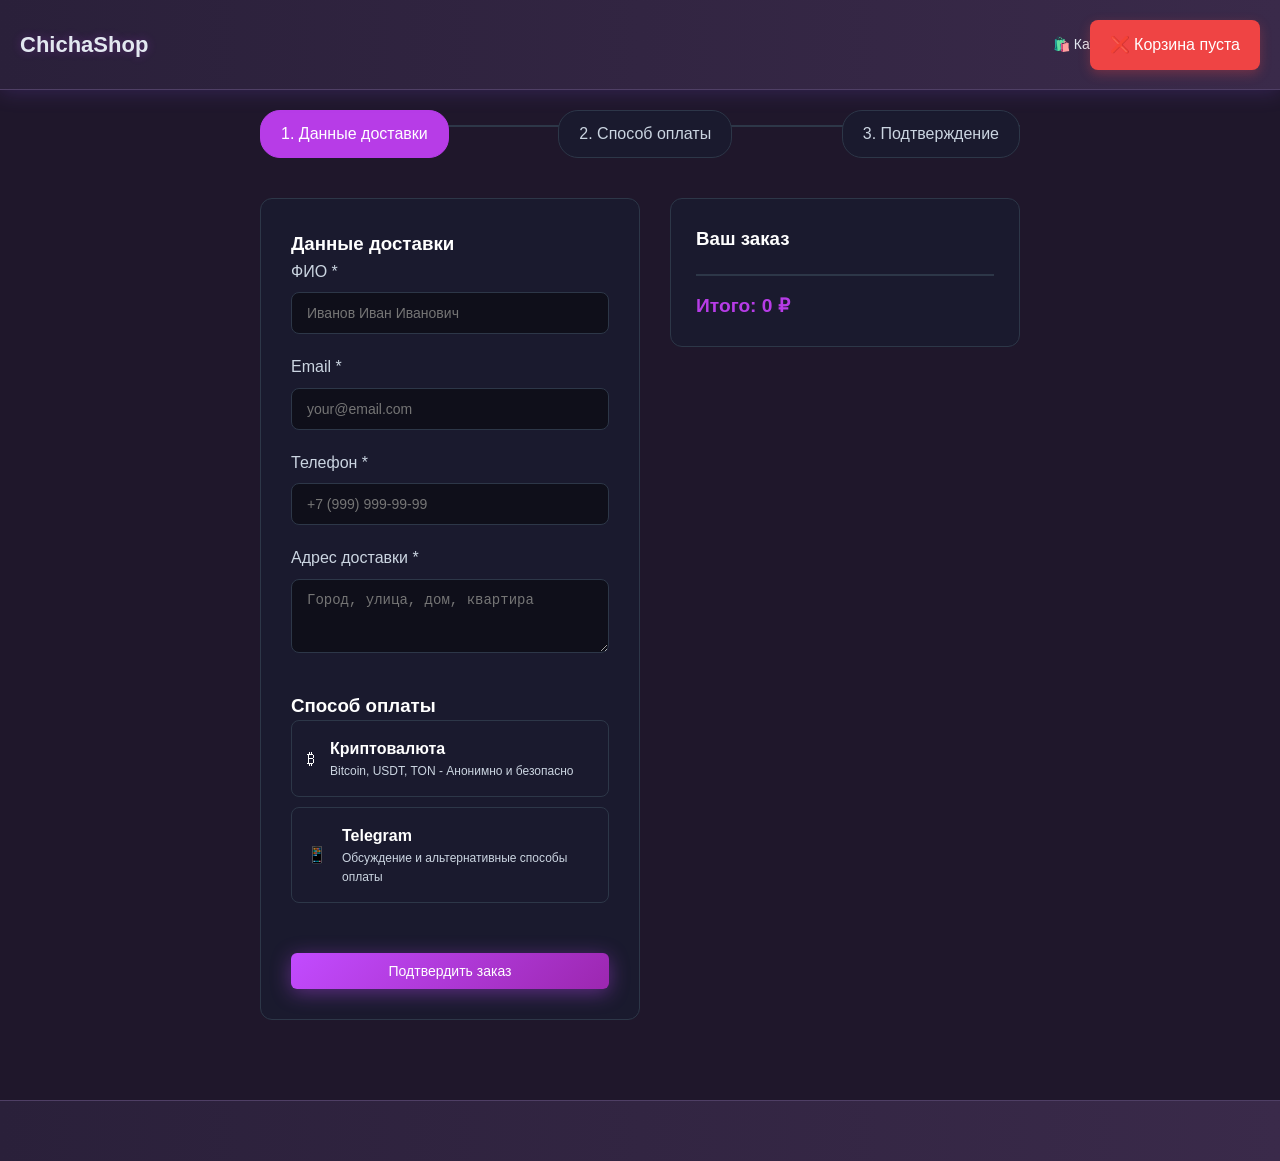
<file: checkout.html>
<!DOCTYPE html>
<html lang="ru">
<head>
    
    <meta charset="UTF-8">
    <meta http-equiv="X-UA-Compatible" content="IE=edge">
    <meta name="viewport" content="width=device-width, initial-scale=1.0">
    <title>Оформление заказа - ChichaShop</title>
    <link rel="stylesheet" href="css/style.css">
    <style>
        .checkout-container {
            max-width: 800px;
            margin: 0 auto;
            padding: 20px;
        }

        .checkout-steps {
            display: flex;
            justify-content: space-between;
            margin-bottom: 40px;
            position: relative;
        }

        .checkout-steps::before {
            content: '';
            position: absolute;
            top: 15px;
            left: 0;
            right: 0;
            height: 2px;
            background: #2d3748;
            z-index: 1;
        }

        .step {
            background: #1a1a2e;
            padding: 10px 20px;
            border-radius: 20px;
            border: 1px solid #2d3748;
            position: relative;
            z-index: 2;
            color: #cbd5e1;
        }

        .step.active {
            background: #b73ce7;
            color: white;
            border-color: #b73ce7;
        }

        .checkout-content {
            display: grid;
            grid-template-columns: 1fr 350px;
            gap: 30px;
        }

        .checkout-form {
            background: #1a1a2e;
            border: 1px solid #2d3748;
            border-radius: 12px;
            padding: 30px;
        }

        .order-summary {
            background: #1a1a2e;
            border: 1px solid #2d3748;
            border-radius: 12px;
            padding: 25px;
            height: fit-content;
            position: sticky;
            top: 100px;
        }

        .form-group {
            margin-bottom: 20px;
        }

        .form-group label {
            display: block;
            margin-bottom: 8px;
            color: #cbd5e1;
            font-weight: 500;
        }

        .form-group input, .form-group select, .form-group textarea {
            width: 100%;
            padding: 12px 15px;
            background: #0f0f1a;
            border: 1px solid #2d3748;
            border-radius: 8px;
            color: #ffffff;
            font-size: 14px;
        }

        .form-group input:focus {
            outline: none;
            border-color: #b73ce7;
        }

        .payment-methods {
            margin: 30px 0;
        }

        .payment-method {
            display: flex;
            align-items: center;
            gap: 15px;
            padding: 15px;
            border: 1px solid #2d3748;
            border-radius: 8px;
            margin-bottom: 10px;
            cursor: pointer;
            transition: all 0.3s ease;
        }

        .payment-method:hover {
            border-color: #b73ce7;
            background: rgba(183, 60, 231, 0.05);
        }

        .payment-method.selected {
            border-color: #b73ce7;
            background: rgba(183, 60, 231, 0.1);
        }

        .payment-method img {
            height: 24px;
            width: auto;
        }

        .order-items {
            margin: 20px 0;
        }

        .order-item {
            display: flex;
            align-items: center;
            gap: 15px;
            padding: 10px 0;
            border-bottom: 1px solid #2d3748;
        }

        .order-item:last-child {
            border-bottom: none;
        }

        .order-item img {
            width: 50px;
            height: 50px;
            object-fit: contain;
            border-radius: 8px;
            background: #0f0f1a;
            padding: 5px;
        }

        .order-total {
            font-size: 1.2rem;
            font-weight: bold;
            color: #b73ce7;
            margin-top: 20px;
            padding-top: 15px;
            border-top: 2px solid #2d3748;
        }

        .crypto-payment {
            background: rgba(247, 147, 26, 0.1);
            border: 1px solid #f7931a;
            border-radius: 8px;
            padding: 20px;
            margin-top: 15px;
        }

        .crypto-address {
            background: #0f0f1a;
            padding: 12px;
            border-radius: 6px;
            font-family: monospace;
            word-break: break-all;
            margin: 10px 0;
        }

        .payment-status {
            padding: 15px;
            border-radius: 8px;
            margin: 15px 0;
            text-align: center;
        }

        .status-pending { background: rgba(245, 158, 11, 0.1); color: #f59e0b; }
        .status-success { background: rgba(16, 185, 129, 0.1); color: #10b981; }
        .status-failed { background: rgba(239, 68, 68, 0.1); color: #ef4444; }

        @media (max-width: 768px) {
            .checkout-content {
                grid-template-columns: 1fr;
            }
            
            .checkout-steps {
                flex-direction: column;
                gap: 10px;
            }
            
            .checkout-steps::before {
                display: none;
            }
        }
    </style>
</head>
<body>
    <div class="site">
        <header class="site-header">
            <div class="brand"><a href="index.html">ChichaShop</a></div>
            <div class="header-actions">
                <a href="index.html" class="nav-btn">🛍️ Каталог</a>
                <a href="cart.html" class="nav-btn">🛒 Корзина</a>
            </div>
        </header>

        <div class="checkout-container">
            <div class="checkout-steps">
                <div class="step active">1. Данные доставки</div>
                <div class="step">2. Способ оплаты</div>
                <div class="step">3. Подтверждение</div>
            </div>

            <div class="checkout-content">
                <div class="checkout-form">
                    <h3>Данные доставки</h3>
                    
                    <div class="form-group">
                        <label>ФИО *</label>
                        <input type="text" id="fullName" placeholder="Иванов Иван Иванович" required>
                    </div>

                    <div class="form-group">
                        <label>Email *</label>
                        <input type="email" id="email" placeholder="your@email.com" required>
                    </div>

                    <div class="form-group">
                        <label>Телефон *</label>
                        <input type="tel" id="phone" placeholder="+7 (999) 999-99-99" required>
                    </div>

                    <div class="form-group">
                        <label>Адрес доставки *</label>
                        <textarea id="address" rows="3" placeholder="Город, улица, дом, квартира" required></textarea>
                    </div>


                    <div class="payment-methods">
    <h3>Способ оплаты</h3>
    <div class="payment-method" data-method="crypto">
        <span>₿</span>
        <div>
            <strong>Криптовалюта</strong>
            <div style="font-size: 12px; color: #cbd5e1;">Bitcoin, USDT, TON - Анонимно и безопасно</div>
        </div>
    </div>
    
    <div class="payment-method" data-method="telegram">
        <span>📱</span>
        <div>
            <strong>Telegram</strong>
            <div style="font-size: 12px; color: #cbd5e1;">Обсуждение и альтернативные способы оплаты</div>
        </div>
    </div>
</div>
                
                              
                    <!-- Крипто оплата (показывается только при выборе crypto) -->
                    <div id="cryptoPayment" class="crypto-payment" style="display: none;">
                        <h4>Оплата криптовалютой</h4>
                        <p>Выберите валюту для оплаты:</p>
                        
                        <select id="cryptoCurrency" class="form-input">
                            <option value="btc">Bitcoin (BTC)</option>
                            <option value="usdt">USDT (TRC-20)</option>
                            
                        </select>
                        
                        <div id="cryptoDetails" style="margin-top: 15px;">
                            <!-- Сюда подгрузится адрес и QR код -->
                        </div>
                    </div>

                    <button id="confirmOrder" class="btn btn-primary" style="width: 100%; margin-top: 20px;">
                        Подтвердить заказ
                    </button>
                </div>

                <div class="order-summary">
                    <h3>Ваш заказ</h3>
                    <div id="orderItems">
                        <!-- Товары загружаются через JS -->
                    </div>
                    <div class="order-total" id="orderTotal">
                        Итого: 0 ₽
                    </div>
                </div>
            </div>
        </div>

        <footer class="site-footer">
            <!-- Стандартный футер -->
        </footer>
    </div>
<script>
// ЕДИНЫЙ СКРИПТ ДЛЯ ИЗБРАННОГО
document.addEventListener('DOMContentLoaded', function() {
    // Инициализация сердечек
    updateFavoriteButtons();
    
    // Обработчик кликов
    document.addEventListener('click', function(e) {
        if (e.target.classList.contains('favorite-btn')) {
            e.preventDefault();
            handleFavoriteClick(e.target);
        }
    });
});

function handleFavoriteClick(btn) {
    const user = JSON.parse(localStorage.getItem('currentUser'));
    if (!user) {
        alert('Войдите в систему чтобы добавить в избранное');
        return;
    }
    
    const card = btn.closest('.card');
    const productId = parseInt(card.dataset.productId);
    
    if (!user.favorites) user.favorites = [];
    
    const isFavorite = user.favorites.some(fav => fav.id === productId);
    
    // Анимация
    btn.style.transform = 'scale(1.3)';
    
    setTimeout(() => {
        btn.style.transform = 'scale(1)';
        
        if (isFavorite) {
            // Удаляем
            user.favorites = user.favorites.filter(fav => fav.id !== productId);
            btn.innerHTML = '🤍';
            btn.classList.remove('active');
        } else {
            // Добавляем
            user.favorites.push({id: productId});
            btn.innerHTML = '❤️';
            btn.classList.add('active');
        }
        
        // Сохраняем
        localStorage.setItem('currentUser', JSON.stringify(user));
    }, 200);
}

function updateFavoriteButtons() {
    const user = JSON.parse(localStorage.getItem('currentUser'));
    if (!user || !user.favorites) return;
    
    document.querySelectorAll('.favorite-btn').forEach(btn => {
        const card = btn.closest('.card');
        if (!card) return;
        
        const productId = parseInt(card.dataset.productId);
        const isFavorite = user.favorites.some(fav => fav.id === productId);
        
        if (isFavorite) {
            btn.innerHTML = '❤️';
            btn.classList.add('active');
        }
    });
}
// В конец скрипта на всех страницах
function closeModal(modalId) {
    document.getElementById(modalId).style.display = 'none';
}

function openModal(modalId) {
    document.getElementById(modalId).style.display = 'flex';
}
</script>

   
    <script src="js/checkout-system.js"></script>
    
</body>
</html>
</file>
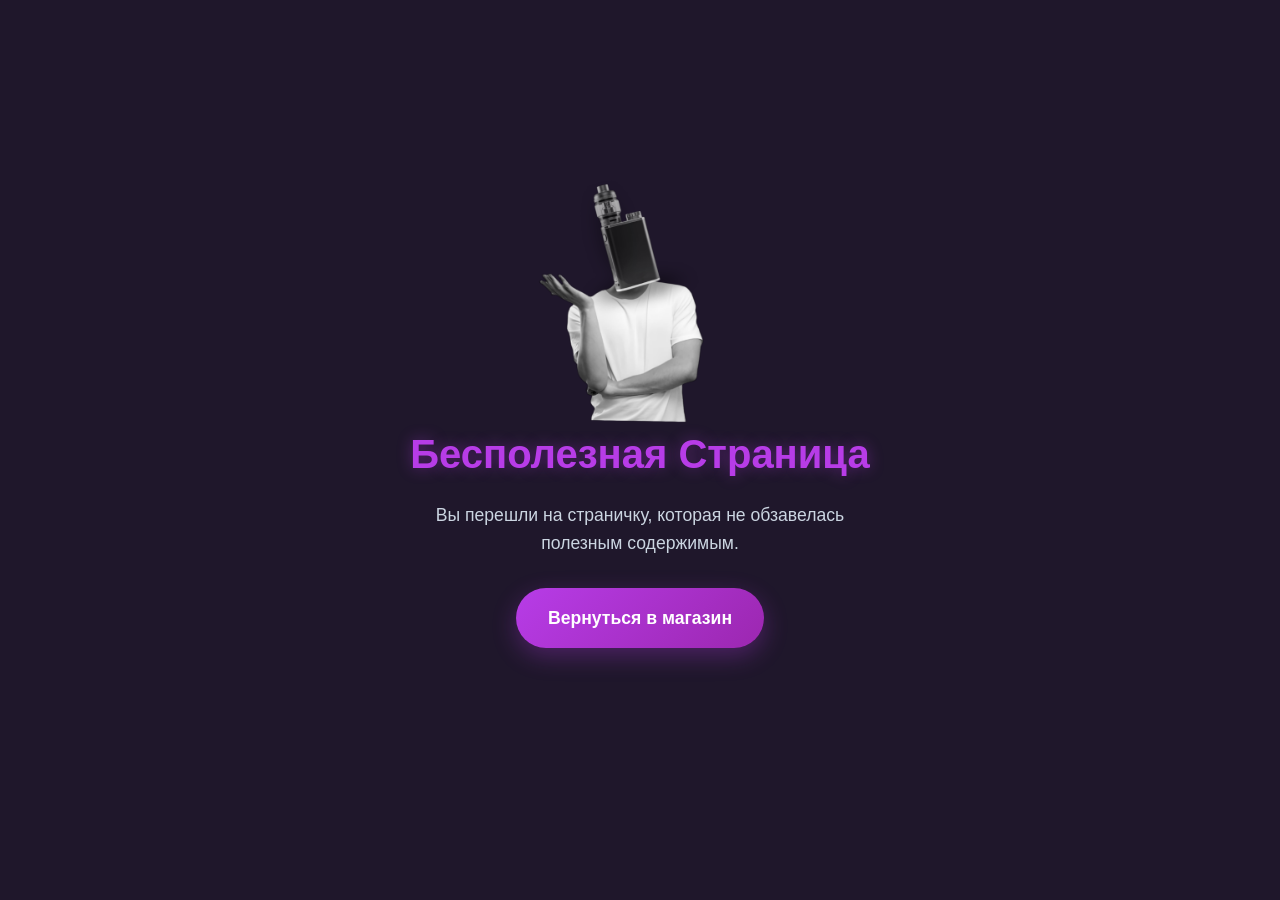
<file: important.html>
<!DOCTYPE html>
<html lang="ru">
<head>
    <meta charset="UTF-8">
    <meta name="viewport" content="width=device-width, initial-scale=1.0">
    <title>ChichaShop - Информация</title>
    <link rel="stylesheet" href="css/style.css">
    <style>
        body {
            background: #1f172b;
            color: #ffffff;
            display: flex;
            justify-content: center;
            align-items: center;
            min-height: 100vh;
            margin: 0;
            font-family: 'Segoe UI', sans-serif;
        }
        .all{
            margin-top:px;
        }

        .info-container {
            max-width: 500px;
            width: 90%;
            text-align: center;
            margin-top:150px;
            animation: floatIn 0.8s ease-out;
        }
        .info-icon {
            font-size: 5rem;
            margin-bottom: 20px;
            display: block;
            animation: pulse 2s infinite;
        }
        .info-title {
            color: #b73ce7;
            font-size: 2.5rem;
            margin-bottom: 15px;
            text-shadow: 0 0 15px rgba(183, 60, 231, 0.4);
        }
        .info-text {
            color: #cbd5e1;
            font-size: 1.1rem;
            line-height: 1.6;
            margin-bottom: 30px;
            padding: 0 10px;
        }
        .info-button {
            display: inline-block;
            background: linear-gradient(135deg, #b73ce7, #9c27b0);
            color: white;
            padding: 16px 32px;
            border-radius: 50px;
            text-decoration: none;
            font-weight: 600;
            font-size: 1.1rem;
            border: none;
            cursor: pointer;
            transition: all 0.3s ease;
            box-shadow: 0 8px 25px rgba(183, 60, 231, 0.3);
        }
        .info-button:hover {
            transform: translateY(-5px) scale(1.05);
            box-shadow: 0 12px 30px rgba(183, 60, 231, 0.5);
        }
        .image {
           background-image:url(images/vapehead.png);
           background-size: cover;
           background-position: center;
           position: absolute;
           height:300px;
           width:400px;
           margin-bottom:350px;
           animation: floatIn 0.8s ease-out;
        
        }
        @keyframes floatIn {
            from { opacity: 0; transform: translateY(40px); }
            to { opacity: 1; transform: translateY(0); }
        }
        @keyframes pulse {
            0% { transform: scale(1); }
            50% { transform: scale(1.05); }
            100% { transform: scale(1); }
        }
    </style>
</head>
<body>
    <div class="all image"></div>
    <div class="all info-container">
        <div class="all info-icon"></div>
        <h1 class="all info-title">Бесполезная Страница </h1>
        <p class="all info-text">
            Вы перешли на страничку, которая не обзавелась полезным содержимым.<br>
            
        </p>
        <a href="index.html" class="all info-button">Вернуться в магазин</a>
    </div>
</body>
</html>
</file>
<file: css/style.css>
/* ==========================================================================
   CHICHASHOP - ОСНОВНОЙ СТИЛЬ
   Структура: Сначала общее → потом компоненты → потом медиазапросы
   ========================================================================== */

/* --------------------------------------------------------------------------
   1. СКРОЛЛ И БАЗОВЫЙ СБРОС
   -------------------------------------------------------------------------- */
::-webkit-scrollbar {
    display: none;
}

/* --------------------------------------------------------------------------
   2. ПЕРЕМЕННЫЕ (вынесены в начало для удобства)
   -------------------------------------------------------------------------- */
/* :root {
    --color-primary: #b73ce7;
    --color-primary-dark: #9c27b0;
    --color-bg-dark: #0f0f1a;
    --color-bg-card: #1a1a2e;
    --color-bg-header: linear-gradient(90deg, #1a0f2e, #2d1b42);
    --color-border: #2d3748;
    --color-border-light: #372554;
    --color-text: #ffffff;
    --color-text-secondary: #cbd5e1;
    --shadow-primary: 0 4px 15px rgba(183, 60, 231, 0.3);
} */

:root {
    /* Основной фон сайта - #2a203a */
    --color-bg-main: #2a203a;
    --color-bg-card: #322842;      /* Для карточек и панелей */
    --color-bg-dark: #1f172b;      /* Для темных элементов */
    
    /* Акцентные цвета (яркие) */
    --color-primary: #c24bff;
    --color-primary-light: #b03ae0;
    --color-primary-dark: #9b2fc9;
    --color-secondary: #8f5eff;
    
    /* Фоны для хедера/футера */
    --color-bg-header: linear-gradient(90deg, #2a203a, #3a2a4a);
    
    /* Границы */
    --color-border: #3f3352;
    --color-border-light: #4f3f65;
    
    /* Текст */
    --color-text: #ffffff;
    --color-text-secondary: #e0d0f0;
    --color-text-muted: #b0a0c0;
    
    /* Тени */
    --shadow-primary: 0 4px 20px rgba(194, 75, 255, 0.4);
    --shadow-primary-hover: 0 6px 25px rgba(194, 75, 255, 0.5);
    --shadow-sm: 0 2px 10px rgba(0, 0, 0, 0.3);
    --shadow-md: 0 4px 15px rgba(0, 0, 0, 0.4);
    --shadow-lg: 0 8px 25px rgba(0, 0, 0, 0.5);
}

/* Хедер - ярче */
header.site-header {
    background: linear-gradient(90deg, #231537, #3d2860); /* Более насыщенный */
    box-shadow: 0 2px 20px rgba(194, 75, 255, 0.3);
    border-bottom: 1px solid #563d7a;
}

/* Бренд - ярче */
.brand {
    text-shadow: 0 0 15px rgba(194, 75, 255, 0.5);
}

/* Карточки товаров - ярче */
.card {
    background: #1f172b; /* Светлее */
    border: 1px solid #3d4a5c;
    box-shadow: 0 6px 20px rgba(0, 0, 0, 0.3);
}

.card:hover {
    box-shadow: 0 15px 35px rgba(194, 75, 255, 0.4);
    border-color: #c24bff;
}

.card .price {
    color: #c24bff;
    font-size: 20px;
}
/* ===== ОБНОВЛЕННЫЕ СТИЛИ С ТЕМНЫМ ХЕДЕРОМ/ФУТЕРОМ ===== */

/* Хедер - ТЕМНЕЕ основного фона */
header.site-header {
    background: linear-gradient(90deg, #1a1425, #221a30); /* Темнее чем #2a203a */
    border-bottom: 1px solid #3f3352;
    box-shadow: 0 2px 20px rgba(0, 0, 0, 0.5);
}

/* Футер - ТЕМНЕЕ основного фона */
.site-footer {
    background: linear-gradient(10deg, #1a1425, #221a30); /* Темнее чем #2a203a */
    border-top: 1px solid #3f3352;
}

.footer-content {
    background: rgba(0, 0, 0, 0.2); /* Полупрозрачный черный */
    border: 1px solid #3f3352;
}

/* Кнопки - яркие (оставляем) */
.btn-primary {
    background: linear-gradient(135deg, #c24bff, #b03ae0);
    box-shadow: 0 4px 15px rgba(194, 75, 255, 0.4);
}

.btn-primary:hover {
    background: linear-gradient(135deg, #b03ae0, #9b2fc9);
    box-shadow: 0 6px 20px rgba(194, 75, 255, 0.5);
}

/* Панель фильтров - под основной фон */
.filter-sidebar {
    background: #322842; /* Цвет карточек */
    border: 1px solid #3f3352;
}

.filter-checkbox:hover {
    color: #c24bff;
}

.filter-checkbox input[type="checkbox"] {
    accent-color: #c24bff;
}

.price-input-group {
    background: #1f172b; /* Темный фон для полей */
    border: 1px solid #3f3352;
}

.price-input-group:focus-within {
    border-color: #c24bff;
}

.price-input-group .currency {
    color: #c24bff;
}

.apply-filters-btn {
    background: #c24bff;
}

.apply-filters-btn:hover {
    background: #b03ae0;
    box-shadow: 0 4px 15px rgba(194, 75, 255, 0.4);
}

.reset-filters-btn {
    border: 1px solid #c24bff;
    color: #c24bff;
}

/* Модальные окна */

.modal {
    background: linear-gradient(145deg, #322842, rgba(194, 75, 255, 0.2));
    border: 1px solid rgba(194, 75, 255, 0.3);
}

/* .modal::before {
    background: linear-gradient(90deg, #c24bff, #8f5eff, #c24bff);
} */

/* Кнопка корзины */
.cart-fab {
    background: #c24bff;
    box-shadow: 0 8px 25px rgba(194, 75, 255, 0.6);
}

.cart-fab:hover {
    box-shadow: 0 12px 30px rgba(194, 75, 255, 0.7);
}

.cart-count {
    background: #c24bff;
}

/* Пагинация */
.page-btn:hover {
    border-color: #c24bff;
    color: #c24bff;
}

.page-btn.active {
    background: #c24bff;
    border-color: #c24bff;
}

/* Бейджи */
.badge.sale {
    background: #c24bff;
}

/* Похожие товары в модалке */
.similar-item {
    background: #322842;  /* Цвет как у модалки */
}

.similar-item:hover {
    border-color: #c24bff;
}

.similar-price {
    color: #c24bff;
}

/* Текст в футере */
.footer-section h4 {
    color: #ffffff;
    text-shadow: none; /* Убираем свечение */
}

.footer-section a {
    color: #b0a0c0;
}

.footer-section a:hover {
    color: #c24bff;
}
/* --------------------------------------------------------------------------
   3. БАЗОВЫЕ СТИЛИ (RESET)
   -------------------------------------------------------------------------- */
* {
    box-sizing: border-box;
    margin: 0;
    padding: 0;
}

html, body {
    margin: 0;
    padding: 0;
    height: 100%;
    font-family: 'Inter', 'Segoe UI', Roboto, Arial, sans-serif;
    color: var(--color-text);
    background: var(--color-bg-dark);
    line-height: 1.6;
}

html {
    scroll-behavior: auto;
}

.sidebar, .content {
    scroll-behavior: auto;
}

a {
    color: inherit;
    text-decoration: none;
}

img {
    max-width: 100%;
    display: block;
}

/* --------------------------------------------------------------------------
   4. ИКОНКИ
   -------------------------------------------------------------------------- */
.icon {
    width: 24px;
    height: 24px;
    display: inline-block;
    vertical-align: middle;
    margin-right: 8px;
}

.cart-icon { background: url('icons/cart.svg') no-repeat center; }
.profile-icon { background: url('icons/profile.svg') no-repeat center; }
.search-icon { background: url('icons/search.svg') no-repeat center; }
.favorite-icon { background: url('icons/heart.svg') no-repeat center; }
.favorite-icon.active { background: url('icons/heart-filled.svg') no-repeat center; }

/* --------------------------------------------------------------------------
   5. ЛЕЙАУТ (сайт, контейнер, хедер, футер)
   -------------------------------------------------------------------------- */
.site {
    display: flex;
    min-height: 20vh;
    flex-direction: column;
}

/* ----- 5.1 Хедер ----- */
header.site-header {
    background: var(--color-bg-header);
    color: #fff;
    padding: 14px 20px;
    display: flex;
    align-items: center;
    justify-content: space-between;
    gap: 16px;
    position: sticky;
    top: 0;
    z-index: 40;
    box-shadow: 0 2px 20px rgba(139, 92, 246, 0.2);
    border-bottom: 1px solid var(--color-border-light);
    min-height: 90px;
}

.brand {
    font-weight: 700;
    font-size: 22px;
    color: #e2e8f0;
    text-shadow: 0 0 10px rgba(183, 60, 231, 0.3);
}

.language-selector select {
    padding: 8px 12px;
    border: none;
    border-radius: 6px;
    background: #1f172b;
    color: rgb(255, 255, 255);
    cursor: pointer;
    border: 1px solid #4c3575;
}

.search {
    flex: 1;
    margin: 0 20px;
    max-width: 500px;
}

.search input {
    width: 100%;
    padding: 10px 16px;
    border-radius: 25px;
    border: 1px solid #4c3575;
    outline: none;
    font-size: 14px;
    background: #1f172b;
    color: var(--color-text);
    transition: all 0.3s ease;
}

.search input:focus {
    border-color: var(--color-primary);
    box-shadow: 0 0 0 2px rgba(183, 60, 231, 0.2);
}

.profile-btn {
    margin-right: -90px;
}

.header-actions {
    display: flex;
    gap: 10px;
    align-items: center;
}

.auth-buttons {
    display: flex;
    gap: 8px;
}

/* ----- 5.2 Контейнер ----- */
.container {
    background-image: url(chicha.png);
    background-repeat: repeat-y;
    width: 100%;
    max-width: 1400px;
    margin: 0 auto;
    padding: 20px;
    display: flex;
    gap: 30px;
    align-items: flex-start;
}

/* ----- 5.3 Контентная область ----- */
main.content {
    flex: 1;
    min-width: 0;
    overflow: visible;
    margin-top: 0;
    padding-top: 0;
}

/* ----- 5.4 Футер ----- */
.site-footer {
    background: var(--color-bg-header);
    color: #e2e8f0;
    padding: 40px 20px 20px;
    margin-top: 60px;
    border-top: 1px solid var(--color-border-light);
}

.footer-content {
    background-image: url(purple.png);
    background: rgba(139, 92, 246, 0.05);
    max-width: 1200px;
    margin: 0 auto;
    display: grid;
    grid-template-columns: 2fr 1fr 1fr;
    gap: 40px;
    margin-bottom: 30px;
    padding: 30px;
    border-radius: 12px;
    border: 1px solid var(--color-border-light);
}

.footer-section h4 {
    color: var(--color-text);
    margin-bottom: 16px;
    font-size: 18px;
    text-shadow: 0 0 10px rgba(183, 60, 231, 0.3);
}

.footer-section a {
    display: block;
    color: #cbd5e1;
    margin-bottom: 8px;
    transition: all 0.3s ease;
    padding: 4px 0;
}

.footer-section a:hover {
    color: var(--color-primary);
    transform: translateX(5px);
}

.social-links {
    display: flex;
    flex-direction: column;
    gap: 10px;
    margin-top: 15px;
}

.social-link {
    display: inline-flex;
    align-items: center;
    gap: 8px;
    padding: 10px 15px;
    background: rgba(255, 255, 255, 0.05);
    border-radius: 8px;
    transition: all 0.3s ease;
    border: 1px solid transparent;
}

.social-link:hover {
    background: rgba(183, 60, 231, 0.1);
    border-color: var(--color-primary);
    transform: translateX(5px);
    box-shadow: 0 4px 15px rgba(183, 60, 231, 0.2);
}

.footer-bottom {
    background-image: url(purple.png);
    background-repeat: repeat;
    max-width: 1200px;
    margin: 0 auto;
    padding-top: 20px;
    border-top: 1px solid var(--color-border-light);
    text-align: center;
    font-size: 14px;
    color: #a0aec0;
}

.footer-bottom p {
    margin: 5px 0;
}

/* --------------------------------------------------------------------------
   6. КОМПОНЕНТЫ
   -------------------------------------------------------------------------- */

/* ----- 6.1 Кнопки ----- */
.btn {
    padding: 10px 16px;
    border-radius: 6px;
    border: 0;
    cursor: pointer;
    font-size: 14px;
    font-weight: 500;
    transition: all 0.3s ease;
}

.btn-primary {
    text-align: center;
    background: linear-gradient(135deg, var(--color-primary), #9c27b0);
    color: white;
    box-shadow: var(--shadow-primary);
}

.btn-primary:hover {
    background: linear-gradient(135deg, #9c27b0, #7b1fa2);
    transform: translateY(-2px);
    box-shadow: 0 6px 20px rgba(183, 60, 231, 0.4);
}

.btn-login {
    text-align: center;
    background: linear-gradient(135deg, #9a33c3, #8a239c);
    color: white;
    box-shadow: var(--shadow-primary);
}

.btn-login:hover {
    background: linear-gradient(135deg, #842296, #691b8a);
    transform: translateY(-2px);
    box-shadow: 0 6px 20px rgba(183, 60, 231, 0.4);
}

.btn-ghost {
    text-align: center;
    background: transparent;
    color: white;
    border: 1px rgba(183, 60, 231, 0.3);
}

.btn-ghost:hover {
    transform: translateY(-2px);
    box-shadow: 0 6px 20px rgba(183, 60, 231, 0.4);
}

.nav-btn {
    padding: 10px 16px;
    border-radius: 6px;
    color: #e2e8f0;
    text-decoration: none;
    transition: all 0.3s ease;
    border: 1px solid transparent;
    background: transparent;
    cursor: pointer;
    font-size: 14px;
}

.nav-btn:hover {
    background: rgba(183, 60, 231, 0.1);
    border-color: var(--color-primary);
    transform: translateY(-2px);
}

/* ----- 6.2 Карточки товаров ----- */
.grid {
    display: grid;
    grid-template-columns: repeat(3, 1fr);
    gap: 14px;
}

.card {
    border: 1px solid var(--color-border);
    border-radius: 12px;
    overflow: hidden;
    background: var(--color-bg-card);
    display: flex;
    flex-direction: column;
    transition: all 0.3s ease;
    box-shadow: 0 4px 15px rgba(0, 0, 0, 0.2);
    height: auto;
}

.card:hover {
    transform: translateY(-8px);
    box-shadow: 0 12px 30px rgba(139, 92, 246, 0.3);
    border-color: var(--color-primary);
}

.card .media {
    background: var(--color-bg-dark);
    padding: 0 !important;
    text-align: center;
    height: 300px;
    aspect-ratio: 1 / 1;
    width: 100%;
    display: flex;
    align-items: center;
    justify-content: center;
}

.card .media img {
    width: 100% !important;
    height: 100% !important;
    object-fit: cover !important;
    max-width: none !important;
    max-height: none !important;
    padding: 0 !important;
    margin: 0 !important;
    border: none !important;
    background: transparent !important;
    display: block !important;
}

.card .body {
    padding: 20px;
    display: flex;
    flex-direction: column;
    gap: 10px;
    flex: 1;
    background: var(--color-bg-card);
}

.card h3 {
    margin: 0;
    font-size: 16px;
    font-weight: 600;
    color: var(--color-text);
    line-height: 1.4;
}

.card p {
    margin: 0;
    font-size: 13px;
    color: #cbd5e1;
    line-height: 1.5;
}

.card .price {
    font-weight: 700;
    color: var(--color-primary);
    font-size: 18px;
}

.card .actions {
    display: flex;
    gap: 8px;
    margin-top: auto;
    height: 50px !important;
}

/* ----- 6.3 Бейджи ----- */
.badge {
    display: inline-block;
    padding: 4px 10px;
    border-radius: 12px;
    background: var(--color-border);
    font-size: 11px;
    color: var(--color-text);
    font-weight: 500;
    text-transform: uppercase;
}

.badge.new {
    background: #10b981;
    color: white;
}

.badge.sale {
    background: var(--color-primary);
    color: white;
}

.badge.popular { background: #10b981; }

/* ----- 6.4 Пагинация ----- */
.pagination {
    display: flex;
    gap: 8px;
    align-items: center;
    margin-top: 32px;
    justify-content: center;
    flex-wrap: wrap;
}

.page-btn {
    padding: 10px 16px;
    border-radius: 6px;
    border: 1px solid var(--color-border);
    background: var(--color-bg-card);
    color: #cbd5e1;
    cursor: pointer;
    transition: all 0.3s ease;
}

.page-btn:hover {
    border-color: var(--color-primary);
    color: var(--color-primary);
}

.page-btn.active {
    background: var(--color-primary);
    color: white;
    border-color: var(--color-primary);
}

/* ----- 6.5 Карусель ----- */
.carousel {
    position: relative;
    overflow: hidden;
    border-radius: 12px;
    margin-bottom: 24px;
    box-shadow: 0 4px 15px rgba(0, 0, 0, 0.3);
}

.carousel .slides {
    display: flex;
    transition: transform 0.4s ease;
}

.carousel .slide {
    min-width: 100%;
    position: relative;
}

.carousel .slide img {
    height: 300px;
    object-fit: cover;
    width: 100%;
}

.carousel .nav {
    position: absolute;
    left: 12px;
    right: 12px;
    top: 50%;
    transform: translateY(-50%);
    display: flex;
    justify-content: space-between;
}

.carousel .nav button {
    background: rgba(140, 31, 170, 0.876);
    color: var(--color-text);
    border: 0;
    padding: 12px 16px;
    border-radius: 50%;
    cursor: pointer;
    font-size: 18px;
    transition: background 0.3s ease;
}

.carousel .nav button:hover {
    background: rgba(82, 14, 85, 0.7);
}

/* ----- 6.6 Тулбар ----- */
.toolbar {
    display: flex;
    justify-content: space-between;
    align-items: center;
    margin-bottom: 20px;
    gap: 16px;
    flex-wrap: wrap;
    padding: 16px 0;
}

.toolbar div {
    font-size: 14px;
    color: #cbd5e1;
}

/* ----- 6.7 Хлебные крошки ----- */
.breadcrumbs {
    margin-bottom: 20px;
    font-size: 14px;
    color: #cbd5e1;
    padding: 10px 0;
}

.breadcrumbs a {
    color: var(--color-primary);
    text-decoration: none;
}

.breadcrumbs a:hover {
    text-decoration: underline;
}

/* ----- 6.8 Кнопка избранного ----- */
.favorite-btn {
    position: absolute;
    top: 10px;
    right: 10px;
    background: rgba(0, 0, 0, 0.7);
    border: none;
    border-radius: 50%;
    width: 40px;
    height: 40px;
    cursor: pointer;
    font-size: 18px;
    display: flex;
    align-items: center;
    justify-content: center;
    transition: all 0.3s ease;
}

.favorite-btn:hover {
    background: rgba(183, 60, 231, 0.8);
    transform: scale(1.1);
}

.favorite-btn.active {
    color: #ff4d4d;
}

/* ----- 6.9 Floating Cart ----- */
.cart-fab {
    position: fixed;
    right: 24px;
    bottom: 24px;
    background: #b43ce7;
    color: #fff;
    border-radius: 50%;
    width: 60px;
    height: 60px;
    display: flex;
    align-items: center;
    justify-content: center;
    z-index: 80;
    cursor: pointer;
    box-shadow: 0 8px 25px rgba(149, 12, 156, 0.909);
    transition: all 0.3s ease;
    font-size: 20px;
}

.cart-fab:hover {
    transform: scale(1.1);
    box-shadow: 0 12px 30px rgba(214, 60, 231, 0.4);
}

.cart-count {
    position: absolute;
    right: -4px;
    top: -4px;
    background: var(--color-primary);
    color: #fff;
    width: 24px;
    height: 24px;
    border-radius: 50%;
    display: flex;
    align-items: center;
    justify-content: center;
    font-size: 12px;
    font-weight: 600;
}

/* --------------------------------------------------------------------------
   7. ПАНЕЛЬ ФИЛЬТРОВ (МИНИМАЛИСТИЧНАЯ, НО РАБОЧАЯ)
   -------------------------------------------------------------------------- */
/* ===== Фильтры (как в начале) ===== */
.filter-sidebar-wrapper {
    width: 280px;
    min-width: 220px;
    flex-shrink: 0;
    margin-right: 20px;
    margin-top: 400px;
    
    position: sticky;
    top: 20px;
    height: calc(110vh - 100px);
    align-self: flex-start;
    
    background: transparent;
    border: none;
    padding: 0;
    box-shadow: none;
}

.filter-sidebar {
    background: #322842;;
    border: 1px solid #322842;
    border-radius: 10px;
    padding: 15px;
    box-shadow: 0 4px 15px rgba(0,0,0,0.3);
    height: 100%;
    overflow-y: auto;
}

.filter-sidebar::-webkit-scrollbar {
    width: 4px;
}

.filter-sidebar::-webkit-scrollbar-track {
    background: #322842;
    border-radius: 2px;
}

.filter-sidebar::-webkit-scrollbar-thumb {
    background: #b73ce7;
    border-radius: 2px;
}

.filter-header {
    display: flex;
    justify-content: space-between;
    align-items: center;
    margin-bottom: 15px;
    padding-bottom: 10px;
    border-bottom: 1px solid #2d3748;
}

.filter-header h3 {
    font-size: 16px;
    color: #fff;
    margin: 0;
}

.filter-clear-all {
    background: transparent;
    border: 1px solid #b73ce7;
    color: #b73ce7;
    padding: 4px 8px;
    border-radius: 4px;
    font-size: 12px;
    cursor: pointer;
    transition: all 0.3s ease;
}

.filter-clear-all:hover {
    background: rgba(183, 60, 231, 0.1);
}

.filter-section {
    margin-bottom: 15px;
    padding-bottom: 15px;
    border-bottom: 1px solid #2d3748;
}

.filter-section:last-child {
    border-bottom: none;
    margin-bottom: 0;
    padding-bottom: 0;
}

.filter-section-header h4 {
    color: #cbd5e1;
    font-size: 14px;
    margin: 0 0 10px 0;
    font-weight: 600;
}

.filter-checkboxes {
    display: flex;
    flex-direction: column;
    gap: 8px;
}

.filter-checkbox {
    display: flex;
    align-items: center;
    gap: 8px;
    cursor: pointer;
    color: #e2e8f0;
    font-size: 13px;
    transition: color 0.3s ease;
    padding: 2px 0;
}

.filter-checkbox:hover {
    color: #b73ce7;
}

.filter-checkbox input[type="checkbox"] {
    width: 16px;
    height: 16px;
    cursor: pointer;
    accent-color: #b73ce7;
}

.price-range-inputs {
    display: flex;
    flex-direction: column;
    gap: 10px;
    margin-bottom: 15px;
}

.price-input-group {
    display: flex;
    align-items: center;
    gap: 8px;
    background: #1f172b;
    border: 1px solid #2d3748;
    border-radius: 6px;
    padding: 8px;
    transition: border-color 0.3s ease;
}

.price-input-group:focus-within {
    border-color: #b73ce7;
}

.price-input-group label {
    color: #cbd5e1;
    font-size: 12px;
    min-width: 30px;
}

.price-input-group input {
    flex: 1;
    background: transparent;
    border: none;
    color: #fff;
    font-size: 13px;
    outline: none;
}

.price-input-group input::-webkit-outer-spin-button,
.price-input-group input::-webkit-inner-spin-button {
    -webkit-appearance: none;
    margin: 0;
}

.price-input-group .currency {
    color: #b73ce7;
    font-weight: 600;
    font-size: 12px;
}

.filter-actions {
    display: flex;
    flex-direction: column;
    gap: 8px;
    margin-top: 15px;
}

.apply-filters-btn {
    width: 100%;
    padding: 10px;
    background: #b73ce7;
    color: white;
    border: none;
    border-radius: 6px;
    cursor: pointer;
    font-size: 14px;
    font-weight: 500;
    transition: all 0.3s ease;
}

.apply-filters-btn:hover {
    background: #9c27b0;
    transform: translateY(-2px);
    box-shadow: 0 4px 15px rgba(183, 60, 231, 0.3);
}

.reset-filters-btn {
    width: 100%;
    padding: 8px;
    background: transparent;
    border: 1px solid #b73ce7;
    color: #b73ce7;
    border-radius: 6px;
    cursor: pointer;
    font-size: 14px;
    font-weight: 500;
    transition: all 0.3s ease;
}

.reset-filters-btn:hover {
    background: rgba(183, 60, 231, 0.1);
    transform: translateY(-2px);
}



/* --------------------------------------------------------------------------
   8. МОДАЛЬНЫЕ ОКНА
   -------------------------------------------------------------------------- */
.modal-backdrop {
    position: fixed;
    inset: 0;
    background: rgba(0, 0, 0, 0.7);
    display: none;
    align-items: center;
    justify-content: center;
    z-index: 1000;
    padding: 20px;
    overflow: hidden;
}

.modal {
    width: 90%;
    max-width: 500px;
    background: var(--color-bg-card);
    border-radius: 12px;
    padding: 24px;
    box-shadow: 0 20px 40px rgba(0, 0, 0, 0.3);
    max-height: 90vh;
    overflow: auto;
    position: relative;
    border: 1px solid var(--color-border);
}

.modal .close {
    position: absolute;
    right: 16px;
    top: 16px;
    cursor: pointer;
    border: 0;
    background: transparent;
    font-size: 20px;
    color: #cbd5e1;
    padding: 4px;
}

.modal h2 {
    margin-bottom: 20px;
    color: var(--color-text);
    font-size: 24px;
}

.form-group {
    margin-bottom: 16px;
}

.form-group input {
    width: 100%;
    padding: 12px 16px;
    border: 1px solid var(--color-border);
    border-radius: 6px;
    font-size: 14px;
    transition: border-color 0.3s ease;
    background: var(--color-bg-dark);
    color: var(--color-text);
}

.form-group input:focus {
    outline: none;
    border-color: var(--color-primary);
}

/* ----- 8.1 Модалка корзины ----- */
.cart-total {
    margin: 20px 0;
    padding: 16px 0;
    border-top: 2px solid var(--color-border);
    text-align: right;
    font-size: 18px;
    color: var(--color-text);
}

.cart-actions {
    display: flex;
    gap: 12px;
    justify-content: flex-end;
}

.cart-item {
    display: grid;
    grid-template-columns: 80px 1fr auto;
    gap: 15px;
    align-items: center;
    padding: 15px;
    border-bottom: 1px solid var(--color-border);
}

.cart-item img {
    width: 80px;
    height: 80px;
    object-fit: contain;
    border-radius: 8px;
    background: var(--color-bg-dark);
    padding: 5px;
}

.quantity-btn {
    width: 30px;
    height: 30px;
    border: 1px solid var(--color-border);
    background: var(--color-bg-dark);
    color: var(--color-text);
    border-radius: 4px;
    cursor: pointer;
}

.quantity-btn:hover {
    border-color: var(--color-primary);
}

/* ----- 8.2 Индикатор силы пароля ----- */
.password-strength {
    height: 4px;
    background: var(--color-border);
    border-radius: 2px;
    margin-top: 5px;
    overflow: hidden;
}

.strength-bar {
    height: 100%;
    width: 0;
    transition: width 0.3s ease, background-color 0.3s ease;
}

.strength-bar.weak { width: 33%; background: #ef4444; }
.strength-bar.medium { width: 66%; background: #f59e0b; }
.strength-bar.strong { width: 100%; background: #10b981; }

/* --------------------------------------------------------------------------
   9. QUICK VIEW
   -------------------------------------------------------------------------- */
/* .quick-view-simple {
    background: #1a1a2e;
    color: white;
    max-width: 900px;
    width: 95%;
    max-height: 90vh;
    overflow-y: auto;
    border-radius: 12px;
    padding: 20px;
    position: relative;
} */

.close-quick {
    position: absolute;
    top: 15px;
    right: 15px;
    background: transparent;
    border: none;
    color: white;
    font-size: 24px;
    cursor: pointer;
    z-index: 10;
}

.quick-main {
    display: grid;
    grid-template-columns: 300px 1fr;
    gap: 30px;
    margin-bottom: 30px;
}

.quick-image img {
    width: 100%;
    height: 300px;
    object-fit: cover;
    background: var(--color-bg-dark);
    border-radius: 8px;
}

.quick-price {
    color: var(--color-primary);
    font-size: 32px;
    font-weight: bold;
    margin: 15px 0;
}
/* ===== ИСПРАВЛЕНИЕ ДЛЯ ПОХОЖИХ ТОВАРОВ В МОДАЛКЕ ===== */
/* .quick-view-simple .similar-grid {
    display: grid;
    grid-template-columns: repeat(4, 1fr);
    gap: 10px;
    margin-top: 15px;
}

.quick-view-simple .similar-item {
    background: var(--color-bg-dark);
    border: 1px solid var(--color-border);
    border-radius: 8px;
    padding: 8px;
    cursor: pointer;
    transition: all 0.2s ease;
    text-align: center;
}

.quick-view-simple .similar-item:hover {
    border-color: var(--color-primary);
    transform: translateY(-2px);
}

.quick-view-simple .similar-item img {
    width: 60px;
    height: 60px;
    object-fit: contain;
    margin: 0 auto 8px;
}

.quick-view-simple .similar-name {
    font-size: 12px;
    color: white;
    margin-bottom: 4px;
    white-space: nowrap;
    overflow: hidden;
    text-overflow: ellipsis;
}

.quick-view-simple .similar-price {
    font-size: 13px;
    color: var(--color-primary);
    font-weight: 600;
}

/* Убираем дублирующий крестик */
/* .quick-view-simple .close-quick {
    position: absolute;
    top: 10px;
    right: 10px;
    z-index: 10;
    background: rgba(183, 60, 231, 0.2);
    border: 1px solid var(--color-primary);
    color: var(--color-primary);
    width: 30px;
    height: 30px;
    border-radius: 50%;
    cursor: pointer;
    display: flex;
    align-items: center;
    justify-content: center;
    font-size: 16px;
}

.quick-view-simple .close-quick:hover {
    background: var(--color-primary);
    color: white;
} */ */

/* --------------------------------------------------------------------------
   10. СТРАНИЦА ТОВАРА
    -------------------------------------------------------------------------- */
.product-page {
    width: 100%;
    color: var(--color-text);
}

.product-detail {
    display: grid;
    grid-template-columns: 1fr 1fr;
    gap: 40px;
    margin-bottom: 60px;
}

.product-gallery {
    background: var(--color-bg-dark);
    border-radius: 12px;
    padding: 30px;
    display: flex;
    align-items: center;
    justify-content: center;
    border: 1px solid var(--color-border);
}

.product-price {
    font-size: 32px;
    font-weight: bold;
    color: var(--color-primary);
    margin: 15px 0;
}

/* --------------------------------------------------------------------------
   11. АНИМАЦИИ
    -------------------------------------------------------------------------- */
@keyframes heartBeat {
    0% { transform: scale(1); }
    25% { transform: scale(1.3); }
    50% { transform: scale(1.1); }
    75% { transform: scale(1.2); }
    100% { transform: scale(1); }
}

.favorite-btn.animating {
    animation: heartBeat 0.5s ease;
}

@keyframes slideIn {
    from { transform: translateX(100%); opacity: 0; }
    to { transform: translateX(0); opacity: 1; }
}

/* --------------------------------------------------------------------------
   12. УТИЛИТЫ
    -------------------------------------------------------------------------- */
.wall {
    background-image: url(wall.png);
    position: absolute;
    height: 300px;
    background-size: 300px;
}

/* --------------------------------------------------------------------------
   13. МЕДИАЗАПРОСЫ (все собраны в одном месте)
    -------------------------------------------------------------------------- */

/* Планшеты */


/* iOS Safari фикс */
@supports (-webkit-touch-callout: none) {
    .modal-backdrop {
        background: rgba(0, 0, 0, 0.9);
    }
    
    input, textarea {
        font-size: 16px;
    }
}
/* ===== НОВАЯ МОДАЛКА ТОВАРА - ИСПРАВЛЕНО ===== */

/* Затемнение и размытие фона */
.modal-backdrop.quick-view-modal {
    position: fixed;
    top: 0;
    left: 0;
    right: 0;
    bottom: 0;
    background: #13101974;  /* ПОЛУПРОЗРАЧНЫЙ черный */
    backdrop-filter: blur(8px);       /* РАЗМЫТИЕ того что под ним */
    -webkit-backdrop-filter: blur(8px);
    display: flex;
    align-items: center;
    justify-content: center;
    z-index: 10000;
    padding: 20px;
    animation: backdropFadeIn 0.3s ease;
}

/* Анимация появления фона */
@keyframes backdropFadeIn {
    from {
        opacity: 0;
        backdrop-filter: blur(0px);
        -webkit-backdrop-filter: blur(0px);
    }
    to {
        opacity: 1;
        backdrop-filter: blur(8px);
        -webkit-backdrop-filter: blur(8px);
    }
}

.modal-backdrop.quick-view-modal::before,
.modal-backdrop.quick-view-modal::after {
    display: none;
}

/* Сама модалка */
.quick-view-modal-content {
    background: #322842;
    border-radius: 16px;
    padding: 30px;
    max-width: 900px;
    width: 95%;
    max-height: 90vh;
    overflow-y: auto;
    position: relative;
    /* border: 1px solid #c24bff; */
    box-shadow: 0 25px 50px rgba(0, 0, 0, 0.5);
    animation: modalFadeIn 0.3s ease;
    margin:none;
    /* Отключаем размытие для контента */
    backdrop-filter: none;
    -webkit-backdrop-filter: none;
}



/* Анимация */
@keyframes modalFadeIn {
    from {
        opacity: 0;
        transform: translateY(-20px);
    }
    to {
        opacity: 1;
        transform: translateY(0);
    }
}

/* Кнопка закрытия */
.quick-view-close {
    position: absolute;
    right: 20px;
    top: 20px;
    width: 36px;
    height: 36px;
    border-radius: 50%;
    background: #1f172b;
    border: 1px solid #c24bff;
    color: #c24bff;
    font-size: 18px;
    cursor: pointer;
    display: flex;
    align-items: center;
    justify-content: center;
    transition: all 0.3s ease;
    z-index: 10;
}

.quick-view-close:hover {
    background: #c24bff;
    color: white;
    transform: rotate(90deg);
}

/* Убираем старый крестик */
.quick-view-modal .close-quick,
.quick-view-modal button[onclick*="closeQuickView"]:not(.quick-view-close) {
    display: none !important;
}

/* Лейаут */
.quick-view-layout {
    display: grid;
    grid-template-columns: 300px 1fr;
    gap: 30px;
    margin-bottom: 40px;
}

/* Фото */
.quick-view-image {
    background: #1f172b;
    border-radius: 12px;
    padding: 20px;
    display: flex;
    align-items: center;
    justify-content: center;
    border: 1px solid #3f3352;
}

.quick-view-image img {
    max-width: 100%;
    max-height: 250px;
    object-fit: contain;
}

/* Информация */
.quick-view-info {
    display: flex;
    flex-direction: column;
    gap: 15px;
}

.quick-view-title {
    font-size: 24px;
    color: white;
    margin: 0;
}

.quick-view-price {
    font-size: 32px;
    font-weight: 700;
    color: #c24bff;
}

/* Мета-информация */
.quick-view-meta {
    background: #1f172b;
    border-radius: 8px;
    padding: 15px;
    border: 1px solid #3f3352;
}

.meta-item {
    display: flex;
    padding: 8px 0;
    border-bottom: 1px solid #3f3352;
}

.meta-item:last-child {
    border-bottom: none;
}

.meta-label {
    width: 100px;
    color: #e0d0f0;
}

.meta-value {
    color: white;
    font-weight: 500;
}

/* Описание */
.quick-view-description {
    background: #1f172b;
    border-radius: 8px;
    padding: 15px;
    border: 1px solid #3f3352;
}

.quick-view-description h3 {
    color: #c24bff;
    font-size: 16px;
    margin: 0 0 10px 0;
}

.quick-view-description p {
    color: #e0d0f0;
    line-height: 1.6;
    margin: 0;
}

/* Бейджи */
.quick-view-badges {
    display: flex;
    gap: 8px;
    flex-wrap: wrap;
}

/* Кнопки действий */
.quick-view-actions {
    display: flex;
    gap: 15px;
    margin-top: 10px;
}

.quick-view-actions .btn {
    flex: 1;
    padding: 14px;
    border: none;
    border-radius: 8px;
    font-size: 16px;
    font-weight: 600;
    cursor: pointer;
    transition: all 0.3s ease;
}

.quick-view-actions .btn-primary {
    background: linear-gradient(135deg, #c24bff, #b03ae0);
    color: white;
    box-shadow: 0 4px 15px rgba(194, 75, 255, 0.4);
}

.quick-view-actions .btn-primary:hover {
    background: linear-gradient(135deg, #b03ae0, #9b2fc9);
    transform: translateY(-2px);
    box-shadow: 0 6px 20px rgba(194, 75, 255, 0.5);
}

/* Похожие товары */
.quick-view-similar {
    margin-top: 30px;
    padding-top: 30px;
    border-top: 1px solid #3f3352;
}

.quick-view-similar h3 {
    color: white;
    margin-bottom: 20px;
    font-size: 18px;
}

.similar-products-row {
    display: grid;
    grid-template-columns: repeat(4, 1fr);
    gap: 15px;
}

.similar-product-card {
    background: #1f172b;
    border: 1px solid #3f3352;
    border-radius: 10px;
    padding: 15px;
    cursor: pointer;
    transition: all 0.3s ease;
    text-align: center;
}

.similar-product-card:hover {
    transform: translateY(-5px);
    border-color: #c24bff;
    box-shadow: 0 10px 20px rgba(194, 75, 255, 0.2);
}

.similar-product-card img {
    width: 80px;
    height: 80px;
    object-fit: contain;
    margin: 0 auto 10px;
}

.similar-product-name {
    color: white;
    font-size: 13px;
    margin-bottom: 5px;
    white-space: nowrap;
    overflow: hidden;
    text-overflow: ellipsis;
}

.similar-product-price {
    color: #c24bff;
    font-weight: 600;
    font-size: 14px;
}



                          /* ДОБАВЛЕНИЯ */
                  /* ===== СИСТЕМА ОТЗЫВОВ ===== */
/* ===== СИСТЕМА ОТЗЫВОВ ===== */
.quick-view-reviews {
    margin-top: 40px;
    padding-top: 30px;
    border-top: 2px solid #3f3352;
}

.reviews-header {
    display: flex;
    justify-content: space-between;
    align-items: center;
    margin-bottom: 25px;
    flex-wrap: wrap;
    gap: 15px;
}

.reviews-header h3 {
    color: white;
    font-size: 20px;
    display: flex;
    align-items: center;
    gap: 10px;
}

.reviews-count {
    background: #1f172b;
    color: white;
    padding: 3px 10px;
    border-radius: 20px;
    font-size: 14px;
}

.btn-add-review {
    background: linear-gradient(135deg, #1f172b, #1f172b);
    color: white;
    border: none;
    padding: 10px 20px;
    border-radius: 25px;
    cursor: pointer;
    font-size: 14px;
    font-weight: 600;
    display: flex;
    align-items: center;
    gap: 8px;
    transition: all 0.3s ease;
}

.btn-add-review:hover {
    transform: translateY(-2px);
    box-shadow: 0 6px 20px rgba(194, 75, 255, 0.4);
}

/* Форма отзыва */
.review-form-container {
    background: #1f172b;
    border-radius: 12px;
    padding: 20px;
    margin-bottom: 30px;
    border: 1px solid #3f3352;
    animation: slideDown 0.3s ease;
}

.rating-select {
    display: flex;
    gap: 8px;
    margin-bottom: 15px;
}

.rating-star {
    font-size: 30px;
    color: #4a3f5a;
    cursor: pointer;
    transition: all 0.2s ease;
}

.rating-star:hover,
.rating-star.active {
    color: #ffd700;
    transform: scale(1.1);
}

.review-textarea {
    width: 100%;
    background: #322842;
    border: 1px solid #3f3352;
    border-radius: 8px;
    padding: 12px;
    color: white;
    font-size: 14px;
    resize: vertical;
    margin-bottom: 15px;
}

.review-textarea:focus {
    outline: none;
    border-color: #c24bff;
}

.review-form-actions {
    display: flex;
    gap: 10px;
    justify-content: flex-end;
}

/* Карточка отзыва */
.review-card {
    background: #1f172b;
    border-radius: 12px;
    padding: 20px;
    margin-bottom: 15px;
    border: 1px solid #3f3352;
    transition: all 0.3s ease;
}

.review-card:hover {
    border-color: #c24bff;
    box-shadow: 0 5px 20px rgba(194, 75, 255, 0.1);
}

.review-header {
    display: flex;
    justify-content: space-between;
    align-items: center;
    margin-bottom: 12px;
    flex-wrap: wrap;
    gap: 10px;
}

.review-user {
    display: flex;
    align-items: center;
    gap: 12px;
}

.review-avatar {
    width: 40px;
    height: 40px;
    border-radius: 50%;
    background: linear-gradient(135deg, #c24bff, #8f5eff);
    display: flex;
    align-items: center;
    justify-content: center;
    font-weight: bold;
    color: white;
}

.review-user-info {
    display: flex;
    flex-direction: column;
}

.review-user-name {
    color: white;
    font-weight: 600;
    font-size: 15px;
}

.review-date {
    color: #b0a0c0;
    font-size: 12px;
}

.review-rating {
    display: flex;
    gap: 3px;
}

.review-star {
    color: #4a3f5a;
    font-size: 16px;
}

.review-star.filled {
    color: #ffd700;
}

.review-text {
    color: #e0d0f0;
    font-size: 14px;
    line-height: 1.6;
    margin: 12px 0;
    padding-left: 52px;
}

.review-actions {
    display: flex;
    gap: 20px;
    padding-left: 52px;
}

.review-like {
    display: flex;
    align-items: center;
    gap: 6px;
    color: #b0a0c0;
    cursor: pointer;
    background: none;
    border: none;
    font-size: 14px;
}

.review-like:hover {
    color: #ff6b6b;
}

.review-like.liked {
    color: #ff6b6b;
}

.review-reply-btn {
    display: flex;
    align-items: center;
    gap: 6px;
    color: #b0a0c0;
    cursor: pointer;
    background: none;
    border: none;
    font-size: 14px;
}

.review-reply-btn:hover {
    color: #c24bff;
}

.review-delete-btn {
    display: flex;
    align-items: center;
    gap: 6px;
    color: #b0a0c0;
    cursor: pointer;
    background: none;
    border: none;
    font-size: 14px;
}

.review-delete-btn:hover {
    color: #ef4444;
}

/* ===== ОТВЕТЫ ===== */
.review-replies {
    margin-top: 15px;
    width: 100%;
}

.reply-card {
    background: #1f172b;
    border-radius: 8px;
    padding: 15px;
    margin-bottom: 10px;
    border-left: 2px solid #3f3352;
    width: 100%;
    box-sizing: border-box;
}

.reply-card:hover {
    border-left-color: #c24bff;
}

.nested-replies {
    width: 100%;
}
.reply-card,
.nested-replies .reply-card,
.nested-replies .nested-replies .reply-card {
    margin-left: 0;
    width: 100%;
    border-left-width: 2px;
}
.nested-replies .reply-card {
    width: 100%;
    margin-left: 0;
}


.reply-header {
    margin-bottom: 10px;
}

.reply-user {
    display: flex;
    align-items: center;
    gap: 10px;
}
/* Меняем только цвет полоски для визуальной глубины */
.reply-card { border-left-color: #3f3352; }
.nested-replies .reply-card { border-left-color: #4f3f65; }
.nested-replies .nested-replies .reply-card { border-left-color: #6f4f95; }
.nested-replies .nested-replies .nested-replies .reply-card { border-left-color: #8f5fb5; }
.reply-avatar {
    width: 28px;
    height: 28px;
    border-radius: 50%;
    background: linear-gradient(135deg, #c24bff, #8f5eff);
    display: flex;
    align-items: center;
    justify-content: center;
    font-size: 12px;
    font-weight: bold;
    color: white;
}

.reply-user-info {
    display: flex;
    flex-direction: column;
}

.reply-user-name {
    color: white;
    font-size: 13px;
    font-weight: 600;
}

.reply-date {
    color: #b0a0c0;
    font-size: 11px;
}

.reply-text {
    color: #e0d0f0;
    font-size: 13px;
    line-height: 1.5;
    margin: 8px 0 8px 38px; /* Оставляем только под аватар */
}

.reply-actions {
    display: flex;
    gap: 15px;
    margin-left: 38px; /* Оставляем только под аватар */
}

.reply-like {
    display: flex;
    align-items: center;
    gap: 4px;
    background: none;
    border: none;
    color: #b0a0c0;
    font-size: 12px;
    cursor: pointer;
    padding: 4px 8px;
    border-radius: 4px;
}

.reply-like:hover {
    color: #ff6b6b;
    background: rgba(255, 107, 107, 0.1);
}

.reply-like.liked {
    color: #ff6b6b;
}

.reply-reply-btn {
    display: flex;
    align-items: center;
    gap: 4px;
    background: none;
    border: none;
    color: #b0a0c0;
    font-size: 12px;
    cursor: pointer;
    padding: 4px 8px;
    border-radius: 4px;
}

.reply-reply-btn:hover {
    color: #c24bff;
    background: rgba(194, 75, 255, 0.1);
}

.reply-delete-btn {
    display: flex;
    align-items: center;
    gap: 4px;
    background: none;
    border: none;
    color: #b0a0c0;
    font-size: 12px;
    cursor: pointer;
    padding: 4px 8px;
    border-radius: 4px;
}

.reply-delete-btn:hover {
    color: #ef4444;
    background: rgba(239, 68, 68, 0.1);
}

/* ===== ПАГИНАЦИЯ ОТВЕТОВ ===== */
.replies-pagination {
    margin: 15px 0;
    text-align: center;
}

.show-more-replies, .show-all-replies {
    background: #1f172b;
    border: 1px solid #3f3352;
    color: #c24bff;
    padding: 8px 16px;
    border-radius: 20px;
    font-size: 13px;
    cursor: pointer;
    display: inline-flex;
    align-items: center;
    gap: 6px;
    transition: all 0.3s ease;
    margin: 0 5px;
}

.show-more-replies:hover, .show-all-replies:hover {
    background: #322842;
    border-color: #c24bff;
    transform: translateY(-2px);
}

.show-more-icon {
    font-size: 12px;
    transition: transform 0.3s ease;
}

.replies-hidden {
    animation: slideDown 0.3s ease;
}

/* ===== ФОРМА ОТВЕТА ===== */
.reply-form-container {
    margin-top: 10px;
    background: #262035;
    border-radius: 8px;
    padding: 15px;
    /* Убираем margin-left полностью */
}

.reply-form textarea {
    width: 100%;
    background: #322842;
    border: 1px solid #3f3352;
    border-radius: 6px;
    padding: 10px;
    color: white;
    font-size: 13px;
    margin-bottom: 10px;
}

.reply-form textarea:focus {
    outline: none;
    border-color: #c24bff;
}

.reply-form-actions {
    display: flex;
    gap: 8px;
    justify-content: flex-end;
}

/* ===== АНИМАЦИИ ===== */
@keyframes likePop {
    0%, 100% { transform: scale(1); }
    50% { transform: scale(1.3); }
}

@keyframes slideDown {
    from {
        opacity: 0;
        transform: translateY(-10px);
    }
    to {
        opacity: 1;
        transform: translateY(0);
    }
}

/* ===== ПУСТОЕ СОСТОЯНИЕ ===== */
.no-reviews {
    text-align: center;
    padding: 40px;
    color: #b0a0c0;
    background: #1f172b;
    border-radius: 12px;
    border: 1px dashed #3f3352;
}

.no-reviews-icon {
    font-size: 48px;
    margin-bottom: 15px;
    opacity: 0.5;
}

/* ===== ЗАГРУЗКА ===== */
.reviews-loading {
    text-align: center;
    padding: 40px;
    color: #b0a0c0;
}

.reviews-loading::after {
    content: "⏳";
    animation: pulse 1.5s infinite;
    margin-left: 8px;
}

@keyframes pulse {
    0%, 100% { opacity: 1; }
    50% { opacity: 0.3; }
}



/* Звезды рейтинга */
.rating-select {
    display: flex;
    gap: 8px;
    margin-bottom: 15px;
}

.rating-star {
    font-size: 30px;
    color: #4a3f5a;
    cursor: pointer;
    transition: all 0.2s ease;
}

.rating-star:hover,
.rating-star.active {
    color: #ffd700;
    transform: scale(1.1);
    text-shadow: 0 0 15px rgba(255, 215, 0, 0.5);
}

.review-textarea {
    width: 100%;
    background: #322842;
    border: 1px solid #3f3352;
    border-radius: 8px;
    padding: 12px;
    color: white;
    font-size: 14px;
    resize: vertical;
    margin-bottom: 15px;
}

.review-textarea:focus {
    outline: none;
    border-color: #c24bff;
}

.review-form-actions {
    display: flex;
    gap: 10px;
    justify-content: flex-end;
}

/* Кнопка сворачивания ответов */
.replies-toggle-btn {
    background: none;
    border: none;
    color: #c24bff;
    font-size: 13px;
    cursor: pointer;
    display: flex;
    align-items: center;
    gap: 6px;
    padding: 8px 0;
    margin: 5px 0 10px 38px;
    transition: all 0.3s ease;
}

.replies-toggle-btn:hover {
    color: #8f5eff;
}

.replies-toggle-btn .toggle-icon {
    font-size: 12px;
    transition: transform 0.3s ease;
}

.replies-toggle-btn.collapsed .toggle-icon {
    transform: rotate(-90deg);
}

.replies-list {
    width: 100%;
    transition: all 0.3s ease;
}

.replies-list.collapsed {
    display: none;
}
.badge.in-stock {
    background: #10b981;
    color: white;
    font-size: 11px;
    padding: 2px 6px;
    border-radius: 4px;
    display: inline-block;
}
.badge.out-of-stock {
    background: #ef4444;
    color: white;
    font-size: 11px;
    margin-left: 8px;
    padding: 2px 6px;
    border-radius: 4px;
    display: inline-block;
}




.btn-secondary {
    background: #4a4a5a;
    color: white;
    padding: 10px 16px;
    border-radius: 6px;
    border: none;
    font-size: 14px;
    font-weight: 500;
    width: 100%;
}

/* ===== ПРОДАКШН-ОПТИМИЗАЦИЯ ДЛЯ ВСЕХ УСТРОЙСТВ ===== */

/* Планшеты и маленькие ноуты (до 1100px) */
@media (max-width: 1100px) {
    .container {
        gap: 20px;
        max-width: 100%;
        overflow-x: hidden;
    }
    
    .filter-sidebar-wrapper {
        width: 240px;
        min-width: 240px;
    }
    
    .grid {
        grid-template-columns: repeat(2, 1fr);
    }
    
    .site-header {
        flex-wrap: wrap;
    }
}

/* Вертикальные планшеты и большие телефоны (до 820px) */
@media (max-width: 820px) {
    .container {
        flex-direction: column;
        padding: 0 12px;
        max-width: 100%;
        overflow-x: hidden;
    }
    
    /* Фильтры: сверху, не sticky */
    .filter-sidebar-wrapper {
        width: 100%;
        min-width: 100%;
        margin-right: 0;
        margin-bottom: 20px;
        margin-top: 0;
        position: relative;
        top: 0;
        height: auto;
    }
    
    .filter-sidebar {
        position: relative;
        height: auto;
        max-height: none;
        overflow-y: visible;
    }
    
    /* Компактные фильтры */
    .filter-checkboxes {
        display: grid;
        grid-template-columns: repeat(2, 1fr);
        gap: 8px;
    }
    
    .price-range-inputs {
        flex-direction: row;
    }
    
    .filter-actions {
        flex-direction: row;
    }
    
    .apply-filters-btn, .reset-filters-btn {
        flex: 1;
    }
    
    /* Сетка: 2 товара в ряд */
    .grid {
        grid-template-columns: repeat(2, 1fr) !important;
        gap: 10px;
    }
    
    /* Хедер */
    .site-header {
        flex-wrap: wrap;
        padding: 10px;
    }
    
    .brand {
        font-size: 18px;
    }
    
    .search {
        order: 3;
        margin: 10px 0 0 0;
        flex: 0 0 100%;
        max-width: 100%;
    }
    
    .header-actions {
        display: flex;
        flex-wrap: wrap;
        justify-content: flex-end;
        gap: 8px;
    }
    
    .auth-buttons {
        display: flex;
        flex-direction: row;
        gap: 8px;
    }
    
    .nav-btn, .btn-primary {
        padding: 8px 12px;
        font-size: 13px;
        white-space: nowrap;
    }
    
    /* Карточки товаров */
    .card .media {
        height: 160px;
    }
    
    .card .body {
        padding: 12px;
    }
    
    .card h3 {
        font-size: 14px;
    }
    
    .card .price {
        font-size: 16px;
    }
    
    .card .actions .btn {
        padding: 8px;
        font-size: 12px;
    }
    
    /* Модалка товара - по горизонтали влазит, по вертикали скролл */
    .quick-view-modal-content {
        width: 95%;
        max-width: 600px;
        padding: 20px;
        margin: 10px;
        max-height: 90vh;
        overflow-y: auto;
        overflow-x: hidden;
    }
    
    .quick-view-layout {
        grid-template-columns: 1fr;
        gap: 20px;
    }
    
    .quick-view-image img {
        max-height: 200px;
    }
    
    /* Похожие товары */
    .similar-products-row {
        grid-template-columns: repeat(2, 1fr);
        gap: 10px;
    }
    
    /* Отзывы */
    .review-text {
        padding-left: 0;
    }
    
    .review-actions {
        padding-left: 0;
    }
    
    .review-replies {
        margin-left: 15px;
        padding-left: 10px;
    }
    
    /* Футер */
    .footer-content {
        grid-template-columns: 1fr !important;
        gap: 25px;
        padding: 20px;
    }
    
    .toolbar {
        flex-direction: row;
        align-items: center;
        justify-content: space-between;
    }
    
    .pagination {
        flex-wrap: wrap;
        justify-content: center;
    }
}

/* Маленькие телефоны (до 480px) */
@media (max-width: 480px) {
    .container {
        padding: 0 8px;
    }
    
    /* Фильтры в одну колонку */
    .filter-checkboxes {
        grid-template-columns: 1fr;
    }
    
    .price-range-inputs {
        flex-direction: column;
        gap: 8px;
    }
    
    /* Карточки */
    .grid {
        gap: 8px;
    }
    
    .card .media {
        height: 130px;
    }
    
    .card .body {
        padding: 8px;
    }
    
    .card h3 {
        font-size: 12px;
    }
    
    .card p {
        font-size: 11px;
        display: -webkit-box;
        -webkit-line-clamp: 2;
        -webkit-box-orient: vertical;
        overflow: hidden;
        height: 32px;
    }
    
    .card .price {
        font-size: 14px;
        margin: 5px 0;
    }
    
    .card .actions {
        flex-direction: column;
    }
    
    .card .actions .btn {
        width: 100%;
        padding: 8px;
        font-size: 12px;
    }
    
    /* Хедер */
    .site-header {
        padding: 8px;
    }
    
    .brand {
        font-size: 16px;
    }
    
    .language-selector select {
        padding: 4px 6px;
        font-size: 11px;
    }
    
    .header-actions {
        width: 100%;
        justify-content: center;
    }
    
    .auth-buttons {
        flex-direction: row;
        width: 100%;
    }
    
    .nav-btn, .btn-primary {
        flex: 1;
        padding: 8px 4px;
        font-size: 12px;
        text-align: center;
    }
    
    /* Модалка */
    .modal {
        width: 100% !important;
        padding: 15px;
        border-radius: 0;
    }
    
    .quick-view-modal-content {
        padding: 15px;
        width: 100%;
        border-radius: 0;
    }
    
    .quick-view-close {
        top: 10px;
        right: 10px;
        width: 32px;
        height: 32px;
    }
    
    .similar-products-row {
        grid-template-columns: 1fr;
    }
    
    .similar-product-card img {
        width: 60px;
        height: 60px;
    }
    
    /* Корзина */
    .cart-fab {
        right: 10px;
        bottom: 10px;
        width: 45px;
        height: 45px;
        font-size: 18px;
    }
    
    .cart-count {
        width: 18px;
        height: 18px;
        font-size: 9px;
    }
    
    /* Футер */
    .footer-content {
        padding: 15px;
        gap: 15px;
    }
    
    .social-links {
        flex-direction: column;
    }
    
    .social-link {
        width: 100%;
    }
}

/* Отключаем hover на тач-устройствах */
@media (hover: none) and (pointer: coarse) {
    .card:hover, .btn:hover, .nav-btn:hover, .similar-product-card:hover {
        transform: none !important;
    }
    
    .btn, .nav-btn, .page-btn, .favorite-btn, .cart-fab {
        min-height: 44px;
        min-width: 44px;
    }
    
    input, select, textarea {
        font-size: 16px !important;
    }
}

/* Фикс для iOS */
@supports (-webkit-touch-callout: none) {
    .modal-backdrop {
        background: rgba(0, 0, 0, 0.9);
    }
    
    input, textarea {
        font-size: 16px;
    }
}
</file>
